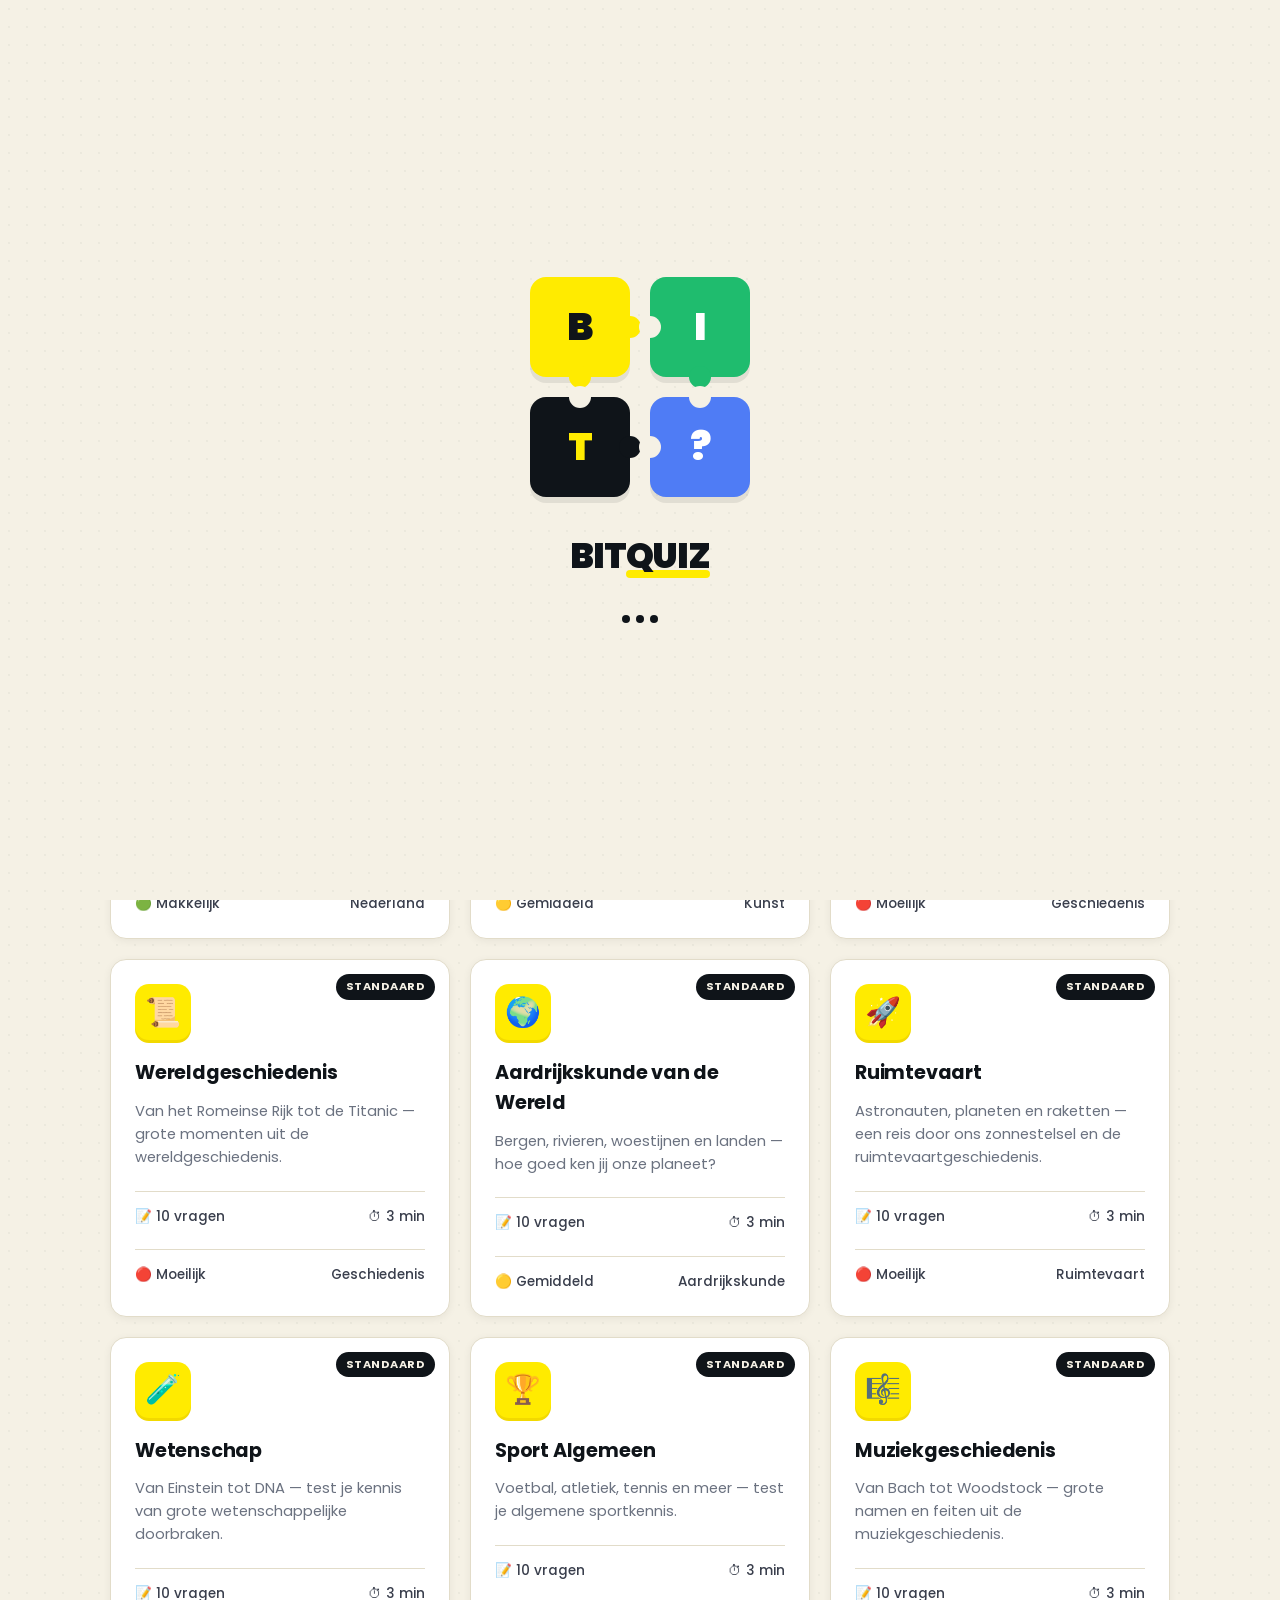
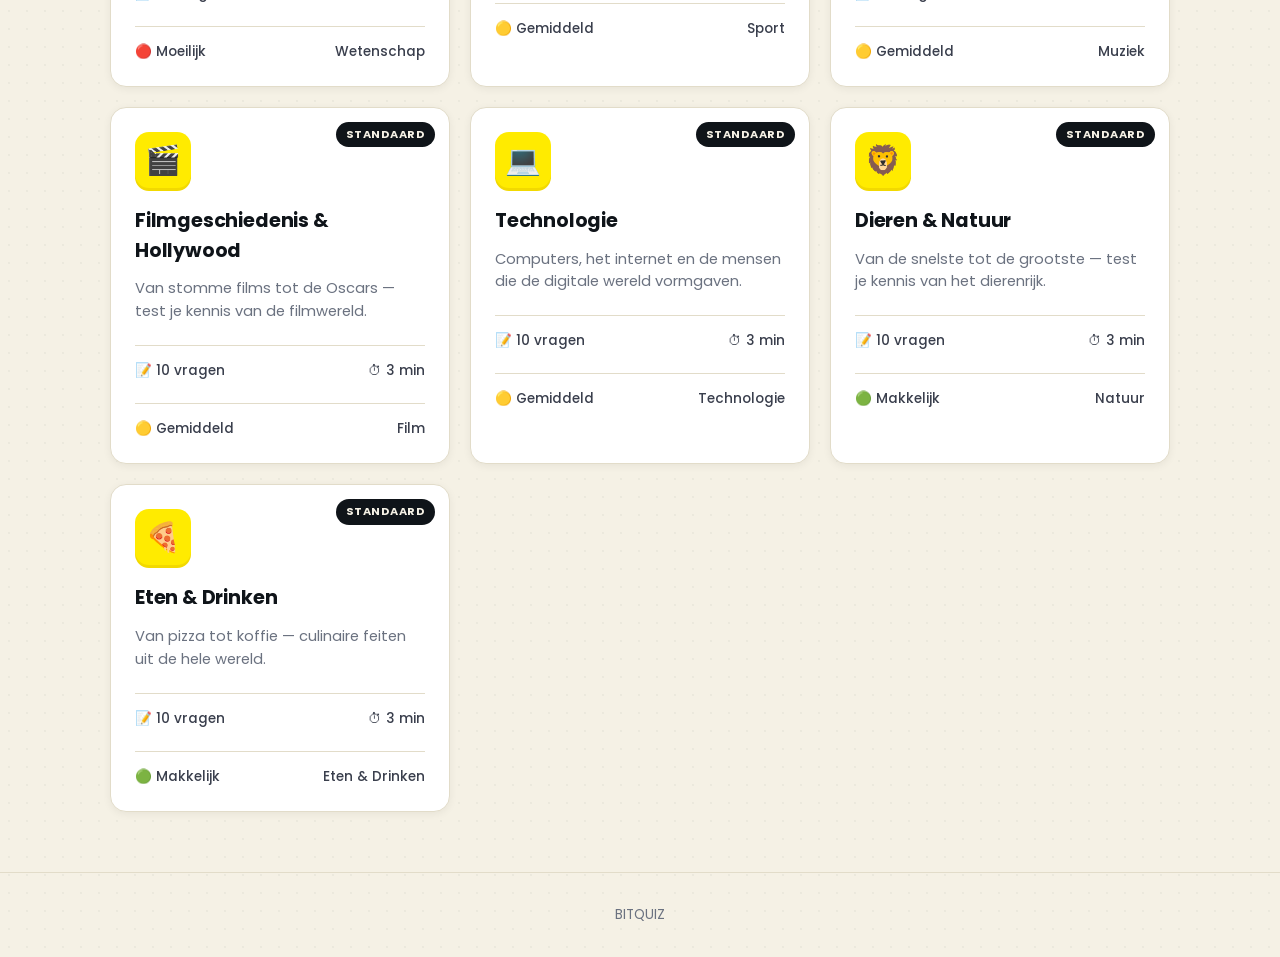
<file: index.html>
<!DOCTYPE html>
<!-- DOCTYPE html = verplichte declaratie: vertelt de browser dat dit een HTML5-document is -->
<html lang="nl">
<!-- html = het hoofd-element van de pagina | lang="nl" = het attribuut "lang" met waarde "nl" (Nederlands): vertelt browsers en screenreaders de taal -->
<head>
  <!-- head = het <head> element: bevat onzichtbare info over de pagina (geen zichtbare inhoud) -->

  <meta charset="UTF-8" />
  <!-- meta = een metadata-element | charset = het teken-codering attribuut | UTF-8 = ondersteunt alle talen en emoji | / = zelf-sluitend element (geen aparte sluit-tag nodig) -->

  <meta name="viewport" content="width=device-width, initial-scale=1.0" />
  <!-- meta = metadata | name="viewport" = dit is de viewport-instelling | content = de waarde | width=device-width = de breedte van de pagina is gelijk aan de schermbreedtes van het apparaat | , = scheidt meerdere instellingen | initial-scale=1.0 = beginzoomfactor 1 (geen zoom) — zorgt ervoor dat de pagina correct schaalt op mobiel -->

  <title>BITQUIZ — Interactieve Quizzes</title>
  <!-- title = de paginatitel | tekst tussen de tags = de titel die in het browsertabblad en zoekmachines verschijnt -->

  <!-- App-icoon / PWA: zorgt dat het puzzel-logo het app-icoon wordt als je de site op je telefoon "toevoegt aan beginscherm" -->
  <link rel="manifest" href="manifest.json" />
  <!-- manifest = bestand met app-info (naam, kleuren, iconen) zodat de site als app installeerbaar is -->

  <meta name="theme-color" content="#f3f0e1" />
  <!-- theme-color = de kleur van de browser-/statusbalk op mobiel -->

  <link rel="icon" type="image/png" href="icons/favicon.png" />
  <!-- icon = het favicon dat in het browsertabblad verschijnt -->

  <link rel="apple-touch-icon" href="icons/apple-touch-icon.png" />
  <!-- apple-touch-icon = het app-icoon op iPhone/iPad bij "Zet op beginscherm" -->

  <meta name="apple-mobile-web-app-capable" content="yes" />
  <!-- laat de site op iOS als volledig-scherm app openen -->

  <meta name="apple-mobile-web-app-title" content="BITQUIZ" />
  <!-- de naam die onder het app-icoon verschijnt op iPhone -->

  <link rel="stylesheet" href="css/style.css" />
  <!-- link = koppel een extern bestand | rel="stylesheet" = het is een stijlblad | href="css/style.css" = het pad naar het CSS-bestand | / = zelf-sluitend -->

  <link rel="preconnect" href="https://fonts.googleapis.com">
  <!-- preconnect = de browser maakt alvast verbinding met dit domein voordat het nodig is (sneller laden) | href = de URL -->

  <link rel="preconnect" href="https://fonts.gstatic.com" crossorigin>
  <!-- crossorigin = het attribuut dat aangeeft dat dit een cross-origin verzoek is (nodig voor Google Fonts) -->

  <link href="https://fonts.googleapis.com/css2?family=Poppins:wght@300;400;500;600;700;800;900&display=swap" rel="stylesheet">
  <!-- href = de URL van het Google Fonts CSS-bestand | family=Poppins = het lettertype Poppins | : = scheider | wght@ = gewicht-selector | 300;400;500;600;700;800;900 = de gewichten die geladen worden (; = scheidt de gewichten) | & = URL-parameter scheider | display=swap = lettertype-weergave strategie: toon eerst een systeemlettertype en wissel naar Poppins zodra het geladen is -->
</head>
<!-- /head = sluit het head-element -->

<body>
<!-- body = het <body> element: alles wat de gebruiker ziet en waarmee hij interacteert staat hierin -->

  <!-- PRELOADER -->
  <!-- HTML-commentaar begint met een kleiner-dan teken, uitroepteken en twee koppeltekens. Het eindigt met twee koppeltekens en een groter-dan teken. Alles daartussen is onzichtbaar voor de gebruiker. -->
  <div class="preloader" id="preloader">
  <!-- div = een generiek container-element (geen semantische betekenis) | class="preloader" = CSS-klasse voor de stijl | id="preloader" = unieke identifier zodat JavaScript dit element kan vinden -->

    <div class="puzzle-stage">
    <!-- de container voor de vier puzzelstukjes -->

      <div class="piece tl">B</div>
      <!-- div = container | class="piece tl" = twee klassen: 'piece' (basistijl) en 'tl' (positie: top-left) | B = de inhoud (de letter B van BITQUIZ) | /div = sluit het element -->
      <div class="piece tr">I</div>
      <!-- class="piece tr" = top-right | I = de letter I -->
      <div class="piece bl">T</div>
      <!-- class="piece bl" = bottom-left | T = de letter T -->
      <div class="piece br">?</div>
      <!-- class="piece br" = bottom-right | ? = vraagteken (het logo-symbool) -->
    </div>
    <!-- /div = sluit puzzle-stage -->

    <div class="brand">BIT<span class="accent">QUIZ</span></div>
    <!-- div = container | class="brand" = stijlklasse | BIT = letterlijke tekst | span = inline container | class="accent" = gele streep onder de tekst (via CSS ::after) | QUIZ = tekst | /span = sluit span | /div = sluit brand -->

    <div class="loading-dots"><span></span><span></span><span></span></div>
    <!-- div.loading-dots = container voor de stipjes | span = drie lege spans (de drie animerende stipjes) — de stijl en animatie komen uit de CSS -->
  </div>
  <!-- /div = sluit preloader -->

  <!-- HEADER / NAV -->
  <header class="header">
  <!-- header = semantisch element voor de koptekst van de pagina | class="header" = CSS-klasse -->

    <div class="container header-inner">
    <!-- div = container | class="container header-inner" = twee klassen: 'container' (centrering en breedte) en 'header-inner' (flex-layout) -->

      <a href="#" class="logo" data-route="home">
      <!-- a = anker-element (link) | href="#" = de URL (# = geen echte navigatie, wordt voorkomen door JavaScript) | class="logo" = CSS-klasse | data-route="home" = custom data-attribuut (begint altijd met "data-"): JavaScript gebruikt dit om te weten naar welke route dit verwijst -->

        <span class="logo-mark">B</span>
        <!-- span = inline container | class="logo-mark" = het gele blokje met de letter | B = de letter -->
        <span>BIT<span class="accent">QUIZ</span></span>
        <!-- span = container | BIT = tekst | span.accent = de tekst met gele streep | QUIZ = tekst | /span = sluit inner span | /span = sluit outer span -->
      </a>
      <!-- /a = sluit de logo-link -->

      <nav class="nav">
      <!-- nav = semantisch element voor navigatie | class="nav" = CSS-klasse -->

        <a href="#" class="nav-link" data-route="home">Quizzes</a>
        <!-- a = link | href="#" = geen echte URL | class="nav-link" = CSS-klasse | data-route="home" = route-data voor de JavaScript-router | Quizzes = de zichtbare linktekst | /a = sluit -->
        <a href="#" class="nav-link" data-route="create">Maak quiz</a>
        <!-- data-route="create" = navigeer naar het create-scherm -->
        <a href="#" class="nav-link" data-route="leaderboard">Leaderboard</a>
        <!-- data-route="leaderboard" = navigeer naar het leaderboard -->
        <a href="#" class="nav-link" data-route="stats">Statistieken</a>
        <!-- data-route="stats" = navigeer naar het nieuwe statistiekenscherm (js/views/stats.js) -->
        <a href="#" class="nav-link" data-route="import">Importeren</a>
        <!-- data-route="import" = navigeer naar het import-scherm -->
      </nav>
      <!-- /nav = sluit navigatie -->

      <button class="theme-toggle" aria-label="Wissel kleurmodus" id="themeToggle">🌙</button>
      <!-- button = klikbare knop | class="theme-toggle" = CSS-klasse voor het ronde knopje | aria-label = toegankelijkheidstekst | id="themeToggle" = JavaScript (app.js) koppelt hier de licht/donker-wissel aan | 🌙 = standaard-icoon (maan = "klik om donker te worden") -->

      <button class="menu-toggle" aria-label="Menu" id="menuToggle">☰</button>
      <!-- button = een klikbare knop | class="menu-toggle" = CSS-klasse (standaard verborgen op desktop) | aria-label="Menu" = toegankelijkheidsattribuut: screenreaders lezen dit voor (het hamburger-symbool ☰ heeft anders geen betekenis) | id="menuToggle" = unieke id voor JavaScript | ☰ = het hamburger-symbool (drie horizontale lijnen) -->
    </div>
    <!-- /div = sluit header-inner -->
  </header>
  <!-- /header = sluit header -->

  <!-- MAIN VIEW CONTAINER -->
  <main id="app" class="container main"></main>
  <!-- main = semantisch element voor de hoofdinhoud | id="app" = unieke id: JavaScript vult dit element met het juiste scherm | class="container main" = twee klassen voor opmaak | ></main> = leeg element: de inhoud wordt door JavaScript ingevoegd -->

  <!-- FOOTER -->
  <footer class="footer">
  <!-- footer = semantisch element voor de voettekst -->
    <div class="container">
      <p>BITQUIZ</p>
      <!-- p = paragraaf-element | BITQUIZ = de tekst | /p = sluit -->
    </div>
  </footer>
  <!-- /footer = sluit footer -->

  <!-- TEMPLATES -->
  <!-- <template> = een speciaal HTML-element dat NIET gerenderd wordt door de browser.
       De inhoud is "slapend" en wordt door JavaScript gekloneerd en in de pagina gezet.
       Elke template heeft een id zodat JavaScript het juiste scherm kan vinden. -->

  <!-- HOME / QUIZ OVERVIEW -->
  <template id="tpl-home">
  <!-- template = slapend HTML-blok | id="tpl-home" = de id die renderTemplate('tpl-home') gebruikt -->
    <section class="hero">
    <!-- section = semantisch blok voor een sectie | class="hero" = de hero-sectie stijl -->
      <h1>Welkom bij <span class="accent">BITQUIZ</span></h1>
      <!-- h1 = kopregel niveau 1 (de grootste) | Welkom bij = tekst | span.accent = QUIZ met gele streep eronder | /h1 = sluit -->
      <p class="hero-sub">13 quizzes, honderden vragen, echte foto's. Speel, daag jezelf uit, maak je eigen quiz en deel 'm met vrienden.</p>
      <!-- p = paragraaf | class="hero-sub" = CSS-klasse voor de ondertitel -->
    </section>

    <div id="dailyQuizCard"></div>
    <!-- div = container | id="dailyQuizCard" = JavaScript (home.js) plaatst hier de uitgelichte "quiz van de dag"-kaart | leeg: JS vult dit -->

    <div class="filter-bar">
    <!-- div.filter-bar = de zoek- en filterbalk boven het quiz-overzicht -->
      <input type="text" id="quizSearch" class="quiz-search" placeholder="🔍 Zoek een quiz op naam of onderwerp..." />
      <!-- input = zoekveld | id="quizSearch" = JavaScript (home.js) luistert hier naar elke toetsaanslag -->
      <div class="chips" id="categoryFilters"></div>
      <!-- div.chips = container voor de categorie-knopjes | id="categoryFilters" = JavaScript vult dit met één knop per categorie plus "Alle" -->
    </div>

    <section class="quiz-grid" id="quizGrid"></section>
    <!-- section = container | class="quiz-grid" = het CSS grid-layout | id="quizGrid" = JavaScript voegt hier de kaarten in | leeg: JavaScript vult dit -->
  </template>

  <!-- QUIZ PLAY -->
  <template id="tpl-play">
    <section class="quiz-play">

      <div class="quiz-top">
        <div class="quiz-meta">
          <h2 id="playTitle"></h2>
          <!-- h2 = kopregel niveau 2 | id="playTitle" = JavaScript zet hier de quiz-titel in | leeg: wordt door JS gevuld -->
          <p id="playSub"></p>
          <!-- p = paragraaf | id="playSub" = ondertitel (vragen + tijd) | leeg: JS vult dit -->
        </div>
        <div class="timer">⏱ <span id="timerValue">00:00</span></div>
        <!-- div.timer = de timer-weergave | ⏱ = stopwatch emoji | span = inline container | id="timerValue" = JavaScript werkt dit elke seconde bij | 00:00 = beginwaarde -->
      </div>

      <div class="progress-wrap">
        <div class="progress-info">
          <span id="qCount"></span>
          <!-- span = inline element | id="qCount" = JavaScript zet hier "Vraag X van Y" | leeg: JS vult dit -->
          <span id="qPct"></span>
          <!-- id="qPct" = het percentage (bijv. "30%") -->
        </div>
        <div class="progress-bar"><div class="progress-fill" id="progressFill"></div></div>
        <!-- div.progress-bar = de grijze balk | div.progress-fill = de gekleurde vulling | id="progressFill" = JavaScript past style.width aan -->
      </div>

      <div class="question-card">
        <div class="question-image" id="questionImage"></div>
        <!-- div.question-image = container voor de afbeelding/SVG | id="questionImage" = JavaScript plaatst hier de foto of SVG | leeg: JS vult dit -->
        <div class="question-body">
          <h3 id="questionText"></h3>
          <!-- h3 = kopregel niveau 3 | id="questionText" = JavaScript zet hier de vraagtekst -->
          <div class="answers" id="answers"></div>
          <!-- div.answers = container voor de antwoord-knoppen | id="answers" = JavaScript voegt hier de knoppen in -->
        </div>
      </div>

      <div class="quiz-actions">
        <button class="btn btn-ghost" id="quitBtn">Stoppen</button>
        <!-- button = knop | class="btn btn-ghost" = twee klassen: basisstijl + grijze variant | id="quitBtn" = JavaScript koppelt hier een klik-event aan | Stoppen = de knoptekst -->
        <button class="btn btn-primary" id="nextBtn" disabled>Volgende →</button>
        <!-- button = knop | class="btn btn-primary" = groene knop | id="nextBtn" = volgende-knop | disabled = HTML-attribuut: de knop is standaard uitgeschakeld (geen waarde nodig) | Volgende → = knoptekst met pijl -->
      </div>

    </section>
  </template>

  <!-- QUIZ RESULT -->
  <template id="tpl-result">
    <section class="result">
      <div class="result-card">
        <div class="result-emoji" id="resultEmoji">🎉</div>
        <!-- div.result-emoji = de grote emoji | id="resultEmoji" = JavaScript vervangt dit | 🎉 = standaard emoji -->
        <h2 id="resultTitle">Goed gedaan!</h2>
        <!-- id="resultTitle" = JavaScript vervangt de tekst -->
        <p class="result-score">Jouw score: <strong id="resultScore">0/0</strong> (<span id="resultPct">0%</span>)</p>
        <!-- p = paragraaf | strong = vetgedrukt element | id="resultScore" = JavaScript vervangt met bijv. "7/10" | ( = letterlijk haakje | span = inline | id="resultPct" = JS vervangt met bijv. "70%" | ) = letterlijk sluit-haakje -->

        <div class="save-score">
          <label for="playerName">Bewaar je score in het leaderboard</label>
          <!-- label = een formulier-label | for="playerName" = koppelt dit label aan het input-element met id="playerName" (klikken op het label activeert het invoerveld) -->
          <div class="save-row">
            <input id="playerName" type="text" placeholder="Voer je naam in (max 16)" maxlength="16" />
            <!-- input = invoerveld (zelf-sluitend) | id="playerName" = unieke id | type="text" = tekst-invoerveld | placeholder = grijze hinttekst als het veld leeg is | maxlength="16" = maximaal 16 tekens -->
            <button class="btn btn-primary" id="saveScoreBtn">Opslaan</button>
            <!-- button = knop | id="saveScoreBtn" = JavaScript koppelt hier opslaan-logica aan -->
          </div>
          <p class="save-status" id="saveStatus"></p>
          <!-- p.save-status = statustekst (succes of fout) | id="saveStatus" = JS vult dit | leeg: JS vult dit -->
        </div>

        <div class="result-actions">
          <button class="btn btn-ghost" id="retryBtn">Opnieuw spelen</button>
          <button class="btn btn-yellow" id="homeBtn">Terug naar overzicht</button>
        </div>

        <h3 class="feedback-title">Feedback per vraag</h3>
        <!-- h3 = kopregel niveau 3 -->
        <ol class="feedback-list" id="feedbackList"></ol>
        <!-- ol = ordered list (genummerde lijst) | class="feedback-list" | id="feedbackList" = JavaScript voegt <li> elementen in | leeg: JS vult dit -->
      </div>
    </section>
  </template>

  <!-- CREATE QUIZ -->
  <template id="tpl-create">
    <section class="create">
      <h2>📝 Maak je eigen quiz</h2>
      <p class="create-intro">Vul de details in, voeg vragen toe en sla op of download als JSON.</p>

      <div class="form-grid">
        <!-- div.form-grid = CSS grid met drie kolommen -->
        <label>Quiz titel
          <!-- label = klikbare tekst gekoppeld aan een invoerveld (als er geen for-attribuut is, geldt het voor het eerste input-element erin) -->
          <input type="text" id="cTitle" placeholder="Bijv. Mijn quiz over films" />
          <!-- id="cTitle" = JavaScript leest dit veld uit | placeholder = hinttekst -->
        </label>
        <label>Beschrijving
          <input type="text" id="cDesc" placeholder="Korte beschrijving" />
        </label>
        <label>Emoji
          <input type="text" id="cEmoji" placeholder="🎬" maxlength="3" />
          <!-- maxlength="3" = maximaal 3 tekens (één emoji kan meerdere tekens zijn) -->
        </label>
      </div>

      <h3>Vragen</h3>
      <div id="qBuilder" class="qbuilder"></div>
      <!-- div = container | id="qBuilder" = JavaScript voegt hier vraagkaarten in | class="qbuilder" = CSS grid -->

      <button class="btn btn-ghost" id="addQuestionBtn">+ Vraag toevoegen</button>
      <!-- + = letterlijk plusteken in de knoptekst | id="addQuestionBtn" = JavaScript koppelt hier addQuestion() aan -->

      <div class="create-actions">
        <button class="btn btn-primary" id="saveQuizBtn">💾 Opslaan in BITQUIZ</button>
        <!-- 💾 = diskette-emoji | id="saveQuizBtn" = opslaan-knop -->
        <button class="btn btn-yellow" id="downloadQuizBtn">⬇ Download als JSON</button>
        <!-- ⬇ = pijl-omlaag emoji | id="downloadQuizBtn" = download-knop -->
      </div>
      <p class="save-status" id="createStatus"></p>
      <!-- id="createStatus" = JS toont hier succes- of foutmeldingen -->
    </section>
  </template>

  <!-- LEADERBOARD -->
  <template id="tpl-leaderboard">
    <section class="leaderboard">
      <h2>🏆 Leaderboard</h2>
      <!-- 🏆 = trofee-emoji -->
      <p>Top scores per quiz, opgeslagen op jouw apparaat.</p>
      <div id="lbList" class="lb-list"></div>
      <!-- id="lbList" = JavaScript voegt hier de tabellen per quiz in | leeg: JS vult dit -->
      <button class="btn btn-ghost" id="clearLbBtn">Leaderboard leegmaken</button>
      <!-- id="clearLbBtn" = JavaScript koppelt hier de wis-logica aan -->
    </section>
  </template>

  <!-- STATISTIEKEN -->
  <template id="tpl-stats">
  <!-- template = slapend HTML-blok | id="tpl-stats" = de id die renderTemplate('tpl-stats') gebruikt, aangeroepen door renderStats() in js/views/stats.js -->
    <section class="stats">
      <h2>📊 Statistieken</h2>
      <!-- 📊 = grafiek-emoji -->
      <p>Jouw voortgang, gebaseerd op de scores die je hebt opgeslagen.</p>
      <div class="stats-cards" id="statsCards"></div>
      <!-- div.stats-cards = grid met kaartjes | id="statsCards" = JavaScript vult dit met de berekende statistieken | leeg: JS vult dit -->
      <div id="statsTableWrap"></div>
      <!-- id="statsTableWrap" = JavaScript plaatst hier de tabel met de beste score per quiz | leeg: JS vult dit -->
    </section>
  </template>

  <!-- IMPORT -->
  <template id="tpl-import">
    <section class="import">
      <h2>📥 Quiz importeren</h2>
      <!-- 📥 = inbox-emoji -->
      <p>Upload een JSON-bestand met een quiz. Geldige bestanden worden direct toegevoegd aan je quizoverzicht.</p>
      <label for="fileInput" class="dropzone">
      <!-- label = het klikbare dropzone-element | for="fileInput" = koppelt aan het bestandsinvoerveld | class="dropzone" = de stijl voor het upload-vlak -->
        <span>📁 Sleep een .json bestand hierheen of klik om te kiezen</span>
        <!-- span = inline container met de instructietekst | 📁 = map-emoji -->
        <input type="file" id="fileInput" accept="application/json" hidden />
        <!-- input = bestandsinvoerveld | type="file" = bestandskiezer | id="fileInput" = unieke id | accept="application/json" = de browser toont alleen JSON-bestanden | hidden = het veld is onzichtbaar (het label met dropzone-stijl fungeert als klikgebied) -->
      </label>
      <p class="save-status" id="importStatus"></p>
      <!-- id="importStatus" = JS toont hier succes- of foutmeldingen -->

      <h3>JSON formaat voorbeeld</h3>
<pre class="code"><code>{
  "id": "mijn-quiz-id",
  "title": "Mijn Quiz",
  "description": "Korte uitleg",
  "emoji": "🎨",
  "questions": [
    {
      "question": "Wat is 2 + 2?",
      "answers": ["3", "4", "5", "6"],
      "correct": 1,
      "image": "https://..."
    }
  ]
}</code></pre>
      <!-- pre = preformatted text: spaties en regeleinden worden letterlijk weergegeven | class="code" = donkere code-stijl | code = semantisch element voor code | { } = accolades tonen de JSON-structuur | "..." = stringwaarden | [ ] = arrays | , = scheidingstekens in JSON | : = koppelt sleutels aan waarden -->
    </section>
  </template>

  <!-- SCRIPT-BESTANDEN -->
  <!-- De volgorde is CRUCIAAL: elk bestand mag alleen functies gebruiken die eerder geladen zijn -->

  <script src="js/quizzes.js"></script>
  <!-- script = laad een JavaScript-bestand | src = het pad naar het bestand | js/quizzes.js = het bestand met de DEFAULT_QUIZZES array | ></script> = sluit het element (verplicht, ook al is het leeg) | 1. EERSTE: de data moet beschikbaar zijn voor de rest -->

  <script src="js/storage.js"></script>
  <!-- js/storage.js = localStorage functies (loadCustom, saveCustom, loadScores, saveScores) | 2. TWEEDE: opgeslagen data moet geladen kunnen worden -->

  <script src="js/helpers.js"></script>
  <!-- js/helpers.js = hulpfuncties (renderTemplate, $, $$, escapeHtml, formatTime, buildSvgImage, ...) | 3. DERDE: hulpfuncties voor de views -->

  <script src="js/views/home.js"></script>
  <!-- js/views/home.js = renderHome() | 4a. VIERDE: de view-functies -->

  <script src="js/views/play.js"></script>
  <!-- js/views/play.js = renderPlay(), showQuestion(), onSelect(), onNext() | 4b. -->

  <script src="js/views/result.js"></script>
  <!-- js/views/result.js = renderResult() | 4c. -->

  <script src="js/views/create.js"></script>
  <!-- js/views/create.js = renderCreate() | 4d. -->

  <script src="js/views/leaderboard.js"></script>
  <!-- js/views/leaderboard.js = renderLeaderboard() | 4e. -->

  <script src="js/views/stats.js"></script>
  <!-- js/views/stats.js = renderStats() | 4f. -->

  <script src="js/views/import.js"></script>
  <!-- js/views/import.js = renderImport(), validateQuiz() | 4g. -->

  <script src="js/app.js"></script>
  <!-- js/app.js = allQuizzes, playState, timerInterval, routes, navigate(), INIT | 5. LAATSTE: de router en initialisatie — mag pas laden als alles hierboven beschikbaar is -->

</body>
<!-- /body = sluit body -->
</html>
<!-- /html = sluit het html-element — dit is het einde van de pagina -->
</file>
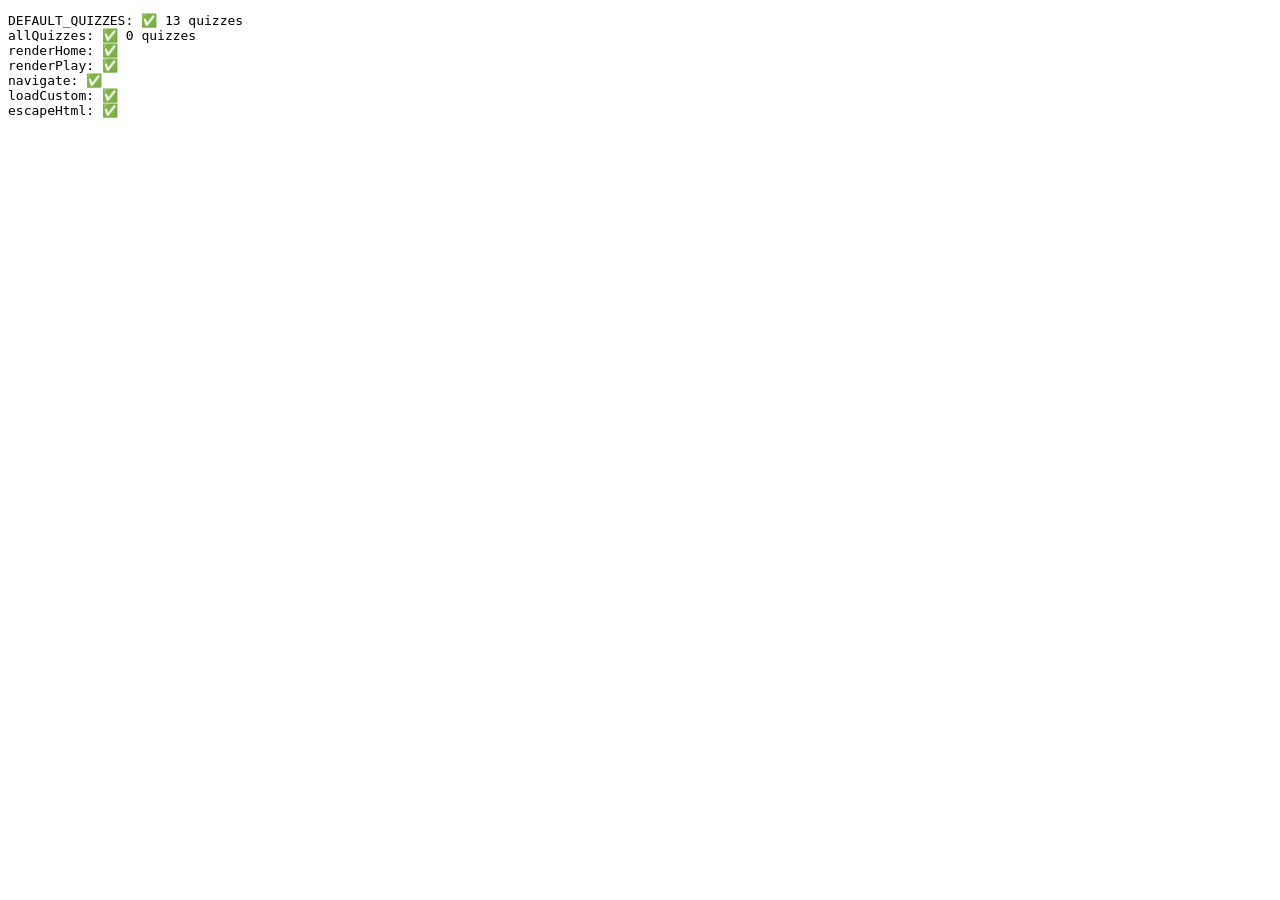
<file: debug.html>
<!DOCTYPE html>
<html lang="nl">
<head><meta charset="UTF-8"><title>Debug</title></head>
<body>
<pre id="out"></pre>
<script src="js/quizzes.js"></script>
<script src="js/storage.js"></script>
<script src="js/helpers.js"></script>
<script src="js/views/home.js"></script>
<script src="js/views/play.js"></script>
<script src="js/views/result.js"></script>
<script src="js/views/create.js"></script>
<script src="js/views/leaderboard.js"></script>
<script src="js/views/import.js"></script>
<script src="js/app.js"></script>
<script>
const out = document.getElementById('out');
const checks = [
  ['DEFAULT_QUIZZES', typeof DEFAULT_QUIZZES !== 'undefined' ? '✅ ' + DEFAULT_QUIZZES.length + ' quizzes' : '❌ NIET GEVONDEN'],
  ['allQuizzes', typeof allQuizzes !== 'undefined' ? '✅ ' + allQuizzes.length + ' quizzes' : '❌ NIET GEVONDEN'],
  ['renderHome', typeof renderHome === 'function' ? '✅' : '❌'],
  ['renderPlay', typeof renderPlay === 'function' ? '✅' : '❌'],
  ['navigate', typeof navigate === 'function' ? '✅' : '❌'],
  ['loadCustom', typeof loadCustom === 'function' ? '✅' : '❌'],
  ['escapeHtml', typeof escapeHtml === 'function' ? '✅' : '❌'],
];
out.textContent = checks.map(([k,v]) => k + ': ' + v).join('\n');
</script>
</body>
</html>
</file>
<file: css/style.css>
/* =================== RESET / BASE ===================
   Reset = standaard browser-stijlen wegnemen zodat alle
   browsers er hetzelfde uitzien.
   ===================================================== */

*, *::before, *::after { box-sizing: border-box; }
/* * = universele selector: geldt voor ALLE elementen | , = scheidt meerdere selectors | *::before = de ::before pseudo-elementen van alle elementen | *::after = de ::after pseudo-elementen | { = open declaratieblok | box-sizing = CSS-eigenschap | : = koppelt eigenschap aan waarde | border-box = waarde: breedte en hoogte INCLUSIEF padding en border (standaard is content-box wat verwarrend is) | ; = scheidt CSS-declaraties | } = sluit blok */

html, body { margin: 0; padding: 0; }
/* html = selector voor het <html>-element | , = scheidt selectors | body = selector voor het <body>-element | { = open blok | margin: 0 = buitenmarge op 0 zetten | ; = scheidt declaraties | padding: 0 = binnenruimte op 0 | ; = scheidt | } = sluit */

:root {
  /* :root = de selector voor het hoofd-element van de pagina (<html>)
     Hier definiëren we CSS-variabelen (ook wel "custom properties")
     die overal in de CSS gebruikt kunnen worden met var(--naam) */

  /* Bit Academy theme */
  --bg: #F5F1E5; /* --bg = naam van de variabele (begint altijd met --) | : = koppeling | #F5F1E5 = hexadecimale kleurcode (licht beige) | ; = einde declaratie */
  --bg-soft: #EFEAD8; /* zachter beige voor achtergronden */
  --card: #FFFFFF; /* wit voor kaart-achtergronden */
  --card-2: #ECE7D8; /* tweede kaartkleur */
  --text: #0F1419; /* bijna-zwart voor tekst */
  --text-soft: #3A3F4D; /* iets lichter donkerblauw voor secundaire tekst */
  --muted: #6B7280; /* grijsblauw voor lichte tekst */
  --line: #E2DCC9; /* beige voor randen en scheidingslijnen */

  --yellow: #FFEB00; /* felle Bit Academy geel */
  --yellow-dark: #F2D900; /* iets donkerder geel (voor schaduwen onder knoppen) */
  --green: #1FBC6E; /* groen voor primaire knoppen en goede antwoorden */
  --green-dark: #18A35E; /* donkerder groen (voor knop-schaduw) */
  --blue: #4F7CF5; /* blauw voor het Rembrandt-thema */
  --purple: #6366F1; /* paars (niet veel gebruikt) */
  --pink: #EC4899; /* roze (niet veel gebruikt) */
  --red: #EF4444; /* rood voor fouten en verkeerde antwoorden */

  --shadow-sm: 0 2px 8px rgba(15, 20, 25, 0.06); /* kleine schaduw | 0 = horizontale offset | 2px = verticale offset | 8px = vervagingsstraal | rgba = kleur met doorzichtigheid | (15, 20, 25, 0.06) = R,G,B,Alpha — alpha 0.06 = zeer lichtdoorzichtig */
  --shadow: 0 8px 30px rgba(15, 20, 25, 0.08); /* middelgrote schaduw */
  --shadow-lg: 0 18px 60px rgba(15, 20, 25, 0.12); /* grote schaduw */
  --radius: 16px; /* afgeronde hoeken voor kaarten */
  --radius-lg: 24px; /* grotere afronding */
}

/* =================== DONKERE MODUS ===================
   [data-theme="dark"] = attribuut-selector: geldt zodra JavaScript (app.js, applyTheme())
   het attribuut data-theme="dark" op <html> zet. Alle kleurvariabelen hierboven worden
   hier opnieuw gedefinieerd — de rest van de CSS blijft ongewijzigd, want die gebruikt
   overal var(--naam) in plaats van vaste kleuren. Dat is precies het voordeel van
   CSS-variabelen: één keer overschrijven, overal effect. */
[data-theme="dark"] {
  --bg: #14171C; /* donkere achtergrond in plaats van het lichte beige */
  --bg-soft: #1C2028; /* iets lichter donker voor secundaire achtergronden */
  --card: #1E222A; /* donkere kaart-achtergrond in plaats van wit */
  --card-2: #262B35; /* tweede donkere kaartkleur */
  --text: #F3F0E1; /* lichte tekst op de donkere achtergrond */
  --text-soft: #C7CBD4; /* iets gedempter lichte tekst voor secundaire informatie */
  --muted: #8B93A3; /* grijsblauw, ook in donkere modus goed leesbaar */
  --line: #2E333D; /* donkere scheidingslijnen in plaats van beige */
  --shadow-sm: 0 2px 8px rgba(0, 0, 0, 0.35); /* schaduwen worden donkerder/sterker zodat ze nog zichtbaar zijn op een donkere achtergrond */
  --shadow: 0 8px 30px rgba(0, 0, 0, 0.4);
  --shadow-lg: 0 18px 60px rgba(0, 0, 0, 0.5);
}
[data-theme="dark"] body { background-image: radial-gradient(rgba(255,255,255,0.035) 1px, transparent 1px); } /* het stippenpatroon wordt lichtjes wit in plaats van zwart, anders zou het onzichtbaar zijn op de donkere achtergrond */
[data-theme="dark"] .header { background: rgba(20, 23, 28, 0.85); } /* de doorschijnende header krijgt dezelfde donkere basiskleur als de rest */
[data-theme="dark"] .preloader { background: var(--bg); background-image: radial-gradient(rgba(255,255,255,0.035) 1px, transparent 1px); }

body {
  font-family: 'Poppins', system-ui, -apple-system, Segoe UI, Roboto, sans-serif;
  /* font-family = het lettertype | : = koppeling | 'Poppins' = het hoofdlettertype (geladen via Google Fonts) | , = als Poppins niet beschikbaar is, probeer het volgende | system-ui = het systeem-lettertype van het OS | -apple-system = Apple-specifiek system font | Segoe UI = Windows | Roboto = Google/Android | sans-serif = generieke fallback (schreefloos lettertype) | ; = einde */
  background: var(--bg); /* background = achtergrondkleur | var(--bg) = gebruik de CSS-variabele --bg (licht beige) */
  background-image: radial-gradient(rgba(15,20,25,0.04) 1px, transparent 1px);
  /* background-image = voeg een afbeeldingslaag toe (over background) | radial-gradient = circulair kleurverloop | rgba(15,20,25,0.04) = bijna-zwart met 4% doorzichtigheid | 1px = de kleurstop op 1px (stip van 1px) | , = naar volgende stop | transparent = doorzichtig | 1px = kleurstop op 1px — samen vormt dit een stippenpatroon */
  background-size: 18px 18px; /* grootte van het herhalende patroon: 18px breed en 18px hoog */
  color: var(--text); /* tekstkleur = de donkere kleur */
  min-height: 100vh; /* minimale hoogte = 100% van de viewport (zichtbaar venster) | vh = viewport-height eenheden */
  display: flex; /* flex = flexbox-layout: kinderen worden naast of onder elkaar gezet */
  flex-direction: column; /* kolom-richting: kinderen gestapeld van boven naar beneden */
  line-height: 1.55; /* regelafstand: 1.55 keer de lettergrootte */
}

.container {
  /* .container = klasse-selector: geldt voor alle elementen met class="container" */
  width: 100%; /* volledige breedte van het parent-element */
  max-width: 1100px; /* maar nooit breder dan 1100 pixels */
  margin: 0 auto; /* margin = buitenmarge | 0 = boven en onder | auto = links en rechts automatisch → centreert het element */
  padding: 0 20px; /* padding = binnenruimte | 0 = boven en onder | 20px = links en rechts */
}

.main {
  flex: 1; /* flex = groei-factor in een flex-container | 1 = neem alle beschikbare ruimte in → main vult de pagina */
  padding: 28px 20px 60px; /* padding: boven rechts onder links (3 waarden: boven | links+rechts | onder) */
}

/* =================== HEADER =================== */
.header {
  background: rgba(245, 241, 229, 0.85); /* rgba = kleur met doorzichtigheid | 245,241,229 = licht beige RGB | 0.85 = 85% ondoorzichtig (15% doorzichtig) — het content eronder schijnt een beetje door */
  backdrop-filter: blur(12px); /* backdrop-filter = filter op wat ACHTER het element staat | blur(12px) = vervaag de achtergrond met 12px — geeft een "frosted glass" effect */
  border-bottom: 1px solid var(--line); /* border-bottom = alleen een onderrand | 1px = dikte | solid = doorgetrokken lijn | var(--line) = de beige kleur */
  position: sticky; /* sticky = het element blijft plakken aan de bovenkant als je scrollt */
  top: 0; /* plakt op 0px van de bovenkant van het scherm */
  z-index: 50; /* z-index = stapelvolgorde: 50 = dit element ligt boven elementen met een lagere z-index */
}
.header-inner {
  display: flex; /* flexbox */
  align-items: center; /* vertic. uitlijnen: midden */
  justify-content: space-between; /* horizontale verdeling: ruimte tussen de kinderen */
  padding: 14px 20px; /* 14px boven/onder, 20px links/rechts */
}
.logo {
  font-weight: 800; /* vetgedrukt (800 = extra bold) */
  font-size: 1.45rem; /* rem = relatief aan de root-lettergrootte (standaard 16px) → 1.45 × 16 = ~23px */
  color: var(--text); /* donkere kleur */
  text-decoration: none; /* verwijder de standaard link-onderstreep */
  display: flex; /* flexbox zodat het logo-blokje en tekst naast elkaar staan */
  align-items: center; /* vertikaal gecentreerd */
  gap: 10px; /* 10px ruimte tussen de kinderen */
  letter-spacing: -0.02em; /* letter-spacing = ruimte tussen letters | -0.02em = iets dichter op elkaar (negatief = dichter) | em = relatief aan de huidige lettergrootte */
}
.logo-mark {
  width: 38px; /* breedte */
  height: 38px; /* hoogte */
  background: var(--yellow); /* gele achtergrond */
  border-radius: 10px; /* afgeronde hoeken */
  display: inline-flex; /* inline flex: combineert inline en flex */
  align-items: center; /* vertikaal gecentreerd */
  justify-content: center; /* horizontaal gecentreerd */
  font-size: 1.1rem; /* lettergrootte */
  font-weight: 900; /* ultra-bold */
  color: var(--text); /* donkere tekst */
  position: relative; /* relative = dit element is een anker voor absoluut-gepositioneerde kinderen */
  box-shadow: 0 4px 0 var(--yellow-dark); /* schaduw: 0px horizontaal, 4px naar beneden, 0px vervaging, donkerdere kleur — geeft een "3D knop" effect */
}
.accent {
  color: var(--text); /* normale donkere kleur */
  position: relative; /* nodig voor de ::after pseudo-element */
}
.accent::after {
  /* ::after = pseudo-element dat ACHTER de tekst verschijnt maar vóór andere elementen */
  content: ''; /* content = inhoud van het pseudo-element | '' = leeg: het pseudo-element bestaat maar heeft geen zichtbare tekst */
  position: absolute; /* absolute = positioneer t.o.v. het dichtste gepositioneerde parent-element */
  left: 0; /* begin links */
  right: 0; /* ga tot rechts (strekt zich uit over de volle breedte) */
  bottom: 2px; /* 2px boven de onderkant van de tekst */
  height: 8px; /* 8px hoogte */
  background: var(--yellow); /* gele achtergrond — dit is de gele streep achter de tekst */
  z-index: -1; /* -1 = legt dit pseudo-element ACHTER de tekst */
  border-radius: 4px; /* licht afgerond */
}

.nav { display: flex; gap: 6px; align-items: center; } /* flexbox met 6px tussenruimte */
.nav-link {
  color: var(--text-soft); /* zachte donkere kleur */
  text-decoration: none; /* geen onderstreep */
  font-weight: 600; /* half-vet */
  transition: background .15s ease, color .15s ease; /* transition = animeer de wijziging | background = de achtergrond animeren | .15s = duur 0.15 seconden | ease = versnellingscurve (begint snel, eindigt langzaam) | , = meerdere transities | color = ook de tekstkleur animeren */
  font-size: 0.95rem; /* iets kleiner dan standaard */
  padding: 8px 14px; /* binnenruimte */
  border-radius: 999px; /* extreem grote waarde = volledig ronde hoeken (pill shape) */
}
.nav-link:hover { background: rgba(15,20,25,0.05); } /* :hover = als de muis eroverheen staat | licht donkere achtergrond bij hover */
.nav-link.active {
  background: var(--yellow); /* gele achtergrond voor de actieve link */
  color: var(--text); /* donkere tekst */
}
.menu-toggle {
  display: none; /* standaard verborgen (alleen zichtbaar op mobiel via @media query hieronder) */
  background: transparent; /* geen achtergrond */
  border: 0; /* geen rand */
  color: var(--text); /* donkere kleur */
  font-size: 1.5rem; /* groot voor de hamburger */
  cursor: pointer; /* hand-cursor bij hover */
}
.theme-toggle {
  width: 38px; /* zelfde formaat als .logo-mark, zodat de header visueel in balans blijft */
  height: 38px;
  border-radius: 999px; /* volledig rond knopje */
  border: 1px solid var(--line);
  background: var(--card);
  cursor: pointer;
  font-size: 1.05rem;
  display: inline-flex;
  align-items: center;
  justify-content: center;
  margin-left: 8px; /* kleine ruimte tussen de navigatielinks en dit knopje */
  transition: background .15s ease, transform .15s ease;
  flex-shrink: 0; /* mag niet kleiner worden geknepen door de flex-layout van .header-inner */
}
.theme-toggle:hover { background: var(--bg-soft); transform: translateY(-2px); }

/* =================== ZOEKEN & FILTEREN =================== */
.filter-bar {
  display: flex; /* zoekveld en categorie-knopjes op één rij (of onder elkaar op mobiel, zie media query) */
  flex-direction: column;
  gap: 14px;
  margin-top: 22px;
}
.quiz-search {
  /* gebruikt dezelfde basisstijl als input[type=text] hierboven, met een iets ruimere binnenkant */
  padding: 14px 18px;
  border-radius: 999px; /* pil-vorm, past bij de rest van de "chip"-achtige elementen in de app */
  font-size: 1rem;
}
.chips {
  display: flex;
  flex-wrap: wrap; /* de knopjes mogen naar een nieuwe regel springen als ze niet meer passen */
  gap: 8px;
}
.chip {
  border: 1px solid var(--line);
  background: var(--card);
  color: var(--text-soft);
  padding: 8px 16px;
  border-radius: 999px; /* pil-vorm */
  font-weight: 600;
  font-size: 0.88rem;
  cursor: pointer;
  font-family: inherit;
  transition: background .15s ease, color .15s ease, border-color .15s ease;
}
.chip:hover { border-color: var(--text); }
.chip.active {
  background: var(--text); /* de actieve categorie krijgt de donkere kleur als achtergrond... */
  color: var(--bg);        /* ...en de achtergrondkleur als tekst, zodat het contrasteert */
  border-color: var(--text);
}

/* =================== QUIZ VAN DE DAG =================== */
.daily-quiz {
  display: flex;
  align-items: center;
  justify-content: space-between;
  gap: 18px;
  flex-wrap: wrap;
  background: linear-gradient(135deg, var(--yellow), var(--yellow-dark)); /* linear-gradient = vloeiende overgang tussen twee kleuren | 135deg = richting van de overgang (diagonaal) */
  border-radius: var(--radius-lg);
  padding: 22px 26px;
  margin-top: 24px;
  cursor: pointer;
  position: relative;
  box-shadow: var(--shadow);
  transition: transform .18s ease;
}
.daily-quiz:hover { transform: translateY(-3px); }
.daily-badge {
  position: absolute;
  top: -12px; /* steekt half boven de kaart uit */
  left: 24px;
  background: var(--text);
  color: var(--yellow);
  font-size: 0.78rem;
  font-weight: 700;
  padding: 5px 14px;
  border-radius: 999px;
  text-transform: uppercase;
  letter-spacing: 0.03em;
}
.daily-body { display: flex; align-items: center; gap: 16px; }
.daily-body .emoji-wrap {
  width: 56px; height: 56px;
  background: var(--card);
  border-radius: 14px;
  display: flex; align-items: center; justify-content: center;
  font-size: 1.8rem;
  flex-shrink: 0;
}
.daily-body h3 { margin: 0 0 4px; font-size: 1.25rem; color: var(--text); }
.daily-body .desc { margin: 0; color: rgba(15,20,25,0.7); font-size: 0.92rem; }

/* =================== STATISTIEKEN =================== */
.stats { max-width: 900px; margin: 0 auto; }
.stats h2 { margin: 0 0 6px; font-size: 1.8rem; letter-spacing: -0.02em; }
.stats-cards {
  display: grid;
  grid-template-columns: repeat(auto-fit, minmax(160px, 1fr)); /* auto-fit = net als auto-fill, maar lege kolommen worden opgevuld door de bestaande kaarten zodat ze mooi uitrekken */
  gap: 14px;
  margin: 22px 0;
}
.stat-card {
  background: var(--card);
  border: 1px solid var(--line);
  border-radius: var(--radius);
  padding: 20px;
  text-align: center;
  box-shadow: var(--shadow-sm);
}
.stat-value { font-size: 1.8rem; font-weight: 800; letter-spacing: -0.02em; }
.stat-label { color: var(--muted); font-size: 0.85rem; margin-top: 4px; font-weight: 500; }

/* =================== CONFETTI =================== */
.confetti-layer {
  position: fixed; /* ligt boven de hele pagina, ongeacht scroll-positie */
  inset: 0;
  pointer-events: none; /* pointer-events: none = klikken "vallen er doorheen" naar de knoppen eronder */
  overflow: hidden;
  z-index: 9998; /* net onder de preloader (9999), maar boven al de rest */
}
.confetti-piece {
  position: absolute;
  top: -20px; /* begint net boven het scherm */
  width: 9px;
  height: 14px;
  opacity: 0.9;
  animation-name: confettiFall;
  animation-timing-function: linear;
  animation-fill-mode: forwards;
}
@keyframes confettiFall {
  0%   { transform: translateY(0) rotate(0deg); opacity: 1; }
  100% { transform: translateY(105vh) rotate(540deg); opacity: 0.8; } /* valt tot voorbij de onderkant van het scherm, met anderhalve rotatie (540 graden) voor een "fladderend" effect */
}

@media (max-width: 720px) {
  .theme-toggle { margin-left: auto; margin-right: 6px; } /* op mobiel schuift het knopje naast de hamburger, met ruimte ertussen */
  .daily-quiz { flex-direction: column; align-items: stretch; }
}

/* =================== HERO =================== */
.hero {
  text-align: center; /* tekst horizontaal gecentreerd */
  padding: 36px 0 18px; /* boven 36px, links/rechts 0, onder 18px */
}
.hero h1 {
  font-size: clamp(2rem, 4.5vw, 3rem); /* clamp(min, gewenst, max) = de lettergrootte is minimaal 2rem, ideaal 4.5vw (4.5% van de viewport-breedte), maximaal 3rem — schaalt mee met het scherm */
  margin: 0 0 10px; /* boven 0, links/rechts 0, onder 10px */
  font-weight: 800; /* extra bold */
  letter-spacing: -0.02em; /* dichter op elkaar */
}
.hero-sub {
  color: var(--muted); /* grijze tekst */
  font-size: 1.05rem; /* iets groter dan standaard */
  max-width: 640px; /* niet breder dan 640px */
  margin: 0 auto; /* gecentreerd */
}

/* =================== QUIZ GRID =================== */
.quiz-grid {
  display: grid; /* grid-layout: verdeelt de ruimte in kolommen en rijen */
  grid-template-columns: repeat(auto-fill, minmax(280px, 1fr)); /* kolommen automatisch aanmaken | auto-fill = vul zoveel kolommen als er passen | minmax(280px, 1fr) = elke kolom is minimaal 280px en maximaal 1fr (gelijke verdeling) */
  gap: 20px; /* 20px ruimte tussen de cellen */
  margin-top: 28px; /* 28px ruimte boven het grid */
}
.quiz-card {
  background: var(--card); /* witte achtergrond */
  border: 1px solid var(--line); /* 1px beige rand */
  border-radius: var(--radius); /* afgeronde hoeken */
  padding: 24px; /* binnenruimte */
  display: flex; /* flexbox */
  flex-direction: column; /* kolom-richting */
  gap: 8px; /* 8px tussen kinderen */
  position: relative; /* anker voor absoluut-gepositioneerde children (badge) */
  cursor: pointer; /* hand-cursor: geeft aan dat dit klikbaar is */
  transition: transform .18s ease, box-shadow .18s ease, border-color .18s ease; /* animeer drie eigenschappen */
  box-shadow: var(--shadow-sm); /* kleine schaduw */
}
.quiz-card:hover {
  transform: translateY(-4px); /* verschuif 4px omhoog bij hover */
  box-shadow: var(--shadow); /* grotere schaduw */
  border-color: var(--text); /* donkere rand */
}
.quiz-card .emoji-wrap {
  /* .quiz-card .emoji-wrap = alleen .emoji-wrap BINNEN een .quiz-card (descendant selector) */
  width: 56px;
  height: 56px;
  background: var(--yellow); /* gele achtergrond */
  border-radius: 14px; /* afgerond */
  display: flex;
  align-items: center;
  justify-content: center;
  font-size: 1.8rem; /* grote emoji */
  margin-bottom: 6px;
  box-shadow: 0 3px 0 var(--yellow-dark); /* 3D-effect schaduw */
}
.quiz-card h3 {
  margin: 4px 0; /* 4px boven en onder, 0 links/rechts */
  font-size: 1.2rem;
  font-weight: 700;
  letter-spacing: -0.01em;
}
.quiz-card .desc { color: var(--muted); font-size: 0.92rem; margin: 0; }
.quiz-card .meta {
  display: flex;
  justify-content: space-between; /* linker en rechter span zo ver mogelijk uit elkaar */
  color: var(--text-soft);
  font-size: 0.85rem;
  margin-top: 14px;
  padding-top: 14px;
  border-top: 1px solid var(--line); /* scheidingslijn boven de meta-info */
  font-weight: 500;
}
.quiz-card .badge {
  position: absolute; /* absoluut gepositioneerd t.o.v. .quiz-card (die position: relative heeft) */
  top: 14px; /* 14px van bovenkant van de kaart */
  right: 14px; /* 14px van rechterkant */
  font-size: 0.7rem;
  background: var(--text); /* donkere achtergrond */
  color: var(--bg); /* lichte tekst */
  padding: 4px 10px;
  border-radius: 999px; /* pill shape */
  font-weight: 700;
  text-transform: uppercase; /* alle letters hoofdletters */
  letter-spacing: 0.04em; /* iets meer ruimte tussen letters (positief = verder uit elkaar) */
}
.quiz-card .badge.custom {
  background: var(--green); /* groene badge voor eigen quizzes */
  color: white;
}

/* =================== BUTTONS =================== */
.btn {
  display: inline-flex; /* inline-flex: neemt alleen de ruimte in die nodig is */
  align-items: center;
  justify-content: center;
  gap: 6px;
  border: 0; /* geen rand */
  border-radius: 999px; /* volledig rond */
  padding: 13px 24px;
  font-weight: 700;
  font-family: inherit; /* inherit = gebruik hetzelfde lettertype als het parent-element */
  font-size: 0.95rem;
  cursor: pointer;
  transition: transform .15s ease, opacity .15s ease, background .15s ease, box-shadow .15s ease;
  letter-spacing: -0.01em;
}
.btn:active { transform: translateY(1px); } /* :active = als de knop ingedrukt wordt | verschuif 1px naar beneden voor klik-effect */
.btn:disabled { opacity: 0.45; cursor: not-allowed; } /* :disabled = als de knop uitgeschakeld is | 45% zichtbaar | cursor: not-allowed = verbod-cursor */
.btn-primary {
  background: var(--green);
  color: white;
  box-shadow: 0 4px 0 var(--green-dark); /* groene schaduw 4px naar beneden → 3D-knop */
}
.btn-primary:hover:not(:disabled) {
  /* :hover:not(:disabled) = bij hover, maar NIET als de knop disabled is */
  background: var(--green-dark);
  box-shadow: 0 2px 0 var(--green-dark); /* kleinere schaduw → knop lijkt "ingedrukt" */
  transform: translateY(2px); /* 2px naar beneden → knop "zakt in" */
}
.btn-yellow {
  background: var(--yellow);
  color: var(--text);
  box-shadow: 0 4px 0 var(--yellow-dark);
}
.btn-yellow:hover:not(:disabled) {
  background: var(--yellow-dark);
  box-shadow: 0 2px 0 var(--yellow-dark);
  transform: translateY(2px);
}
.btn-ghost {
  background: var(--card); /* witte achtergrond */
  color: var(--text);
  border: 1px solid var(--line); /* zichtbare rand */
}
.btn-ghost:hover {
  background: var(--bg-soft);
  border-color: var(--text);
}

/* =================== QUIZ PLAY =================== */
.quiz-play { max-width: 780px; margin: 0 auto; } /* maximale breedte en gecentreerd */
.quiz-top {
  display: flex;
  justify-content: space-between;
  align-items: flex-start; /* bovenaan uitlijnen */
  gap: 16px;
  margin-bottom: 22px;
}
.quiz-meta h2 {
  margin: 0 0 4px; /* 0 boven, 0 links/rechts, 4px onder */
  font-size: 1.7rem;
  letter-spacing: -0.02em;
}
.quiz-meta p { margin: 0; color: var(--muted); }
.timer {
  background: var(--yellow);
  color: var(--text);
  padding: 10px 14px;
  border-radius: 999px;
  font-weight: 700;
  font-size: 0.95rem;
  box-shadow: 0 3px 0 var(--yellow-dark);
}

.progress-wrap { margin-bottom: 22px; }
.progress-info {
  display: flex;
  justify-content: space-between;
  font-size: 0.85rem;
  color: var(--muted);
  margin-bottom: 8px;
  font-weight: 600;
}
.progress-bar {
  background: var(--line); /* beige achtergrond = de "lege" balk */
  border-radius: 999px;
  height: 10px;
  overflow: hidden; /* verberg wat buiten de balk valt */
}
.progress-fill {
  background: var(--text); /* donkere "volle" balk */
  height: 100%; /* vult de volledige hoogte van de balk */
  width: 0%; /* begint bij 0% breed (JavaScript past dit aan) */
  border-radius: 999px;
  transition: width .35s ease; /* animeer de breedte-wijziging over 0.35 seconden */
}

.question-card {
  background: var(--card);
  border: 1px solid var(--line);
  border-radius: var(--radius);
  padding: 0; /* geen padding: de afbeelding moet de rand raken */
  overflow: hidden; /* afgeronde hoeken ook op het afbeelding-element */
  margin-bottom: 22px;
  box-shadow: var(--shadow-sm);
}
.question-image {
  width: 100%;
  height: 240px; /* vaste hoogte voor de afbeelding */
  background: var(--bg-soft);
  display: flex;
  align-items: center;
  justify-content: center;
  position: relative;
  overflow: hidden;
}
.question-image svg, .question-image img {
  /* , = meerdere selectors: zowel SVG als IMG elementen */
  width: 100%;
  height: 100%;
  object-fit: cover; /* object-fit: cover = vul de ruimte, bijsnijden als nodig (verhouding behouden) */
  display: block; /* block: verwijdert de standaard inline-ruimte onder afbeeldingen */
}
.question-body { padding: 28px; }
.question-body h3 {
  margin: 0 0 20px;
  font-size: 1.35rem;
  font-weight: 700;
  letter-spacing: -0.01em;
  line-height: 1.4; /* regelafstand: 1.4 keer de lettergrootte */
}
.answers {
  display: grid;
  gap: 10px; /* 10px tussen de antwoord-knoppen */
}
.answer {
  display: flex;
  align-items: center;
  gap: 14px;
  background: var(--bg);
  border: 2px solid var(--line); /* 2px rand */
  padding: 14px 16px;
  border-radius: 12px;
  cursor: pointer;
  transition: background .15s ease, border-color .15s ease, transform .12s ease;
  text-align: left; /* tekst links uitlijnen */
  font-size: 1rem;
  color: var(--text);
  font-family: inherit;
  font-weight: 500;
  width: 100%; /* volledige breedte */
}
.answer:hover:not(:disabled) {
  background: var(--bg-soft);
  border-color: var(--text);
}
.answer .letter {
  width: 32px;
  height: 32px;
  border-radius: 8px;
  background: var(--card);
  border: 1px solid var(--line);
  display: inline-flex;
  align-items: center;
  justify-content: center;
  font-weight: 800;
  font-size: 0.9rem;
  flex-shrink: 0; /* flex-shrink: 0 = dit element mag niet kleiner worden dan zijn basisgrootte */
}
.answer.selected {
  background: var(--yellow); /* geel als geselecteerd */
  border-color: var(--text);
}
.answer.selected .letter {
  background: var(--text); /* donkere achtergrond voor het letter-blokje */
  color: var(--yellow); /* gele letter */
  border-color: var(--text);
}
.answer.correct {
  background: rgba(31, 188, 110, 0.15); /* licht groen met 15% doorzichtigheid */
  border-color: var(--green);
}
.answer.correct .letter {
  background: var(--green);
  color: white;
  border-color: var(--green);
}
.answer.wrong {
  background: rgba(239, 68, 68, 0.12); /* licht rood met 12% doorzichtigheid */
  border-color: var(--red);
}
.answer.wrong .letter {
  background: var(--red);
  color: white;
  border-color: var(--red);
}
.answer:disabled { cursor: default; } /* default = normale pijl-cursor als de knop uitgeschakeld is */

.quiz-actions {
  display: flex;
  justify-content: space-between; /* stop- en volgende-knop aan tegenovergestelde zijden */
  gap: 12px;
}

/* =================== RESULT =================== */
.result { max-width: 780px; margin: 0 auto; }
.result-card {
  background: var(--card);
  border: 1px solid var(--line);
  border-radius: var(--radius);
  padding: 40px 28px; /* 40px boven/onder, 28px links/rechts */
  text-align: center;
  box-shadow: var(--shadow-sm);
}
.result-emoji { font-size: 4rem; margin-bottom: 8px; } /* grote emoji */
.result-card h2 {
  margin: 0 0 8px;
  font-size: 1.9rem;
  letter-spacing: -0.02em;
}
.result-score {
  color: var(--muted);
  font-size: 1.05rem;
  margin: 8px 0 24px; /* 8px boven, 0 links/rechts, 24px onder */
}
.result-score strong { color: var(--text); font-size: 1.5rem; } /* strong = vetgedrukt element | grotere lettergrootte voor de score */

.save-score {
  background: var(--bg);
  border: 1px solid var(--line);
  border-radius: 14px;
  padding: 18px;
  margin: 0 auto 22px; /* 0 boven, auto links/rechts (gecentreerd), 22px onder */
  max-width: 480px;
  text-align: left;
}
.save-score label {
  display: block; /* block: neemt volledige breedte in, staat op eigen regel */
  margin-bottom: 10px;
  color: var(--text-soft);
  font-size: 0.9rem;
  font-weight: 600;
}
.save-row { display: flex; gap: 8px; }
.save-row input { flex: 1; } /* flex: 1 = neem alle beschikbare ruimte in (knop krijgt vaste breedte) */

.save-status {
  font-size: 0.88rem;
  color: var(--green); /* standaard groen (succes) */
  margin: 8px 0 0; /* 8px boven, 0 links/rechts, 0 onder */
  min-height: 1em; /* minimale hoogte = 1 regelafstand (reserveert ruimte ook als leeg) */
  font-weight: 600;
}
.save-status.error { color: var(--red); } /* rood bij fout */

.result-actions {
  display: flex;
  gap: 10px;
  justify-content: center;
  margin-bottom: 24px;
  flex-wrap: wrap; /* wrap = knoppen mogen naar de volgende regel als er niet genoeg ruimte is */
}

.feedback-title {
  text-align: left;
  font-size: 1.2rem;
  margin: 24px 0 14px;
  padding-top: 22px;
  border-top: 1px solid var(--line); /* scheidingslijn boven de feedbacksectie */
  font-weight: 700;
}
.feedback-list {
  text-align: left;
  padding: 0; /* verwijder standaard lijst-inspringing */
  margin: 0;
  list-style: none; /* verwijder de standaard lijst-bolletjes */
  display: grid;
  gap: 10px;
}
.feedback-item {
  background: var(--bg);
  border: 1px solid var(--line);
  border-left: 4px solid; /* 4px dikke linkerrand (kleur ingesteld door .good/.bad) */
  padding: 14px 16px;
  border-radius: 12px;
}
.feedback-item.good { border-left-color: var(--green); } /* groene linkerrand = juist beantwoord */
.feedback-item.bad { border-left-color: var(--red); } /* rode linkerrand = fout beantwoord */
.feedback-q { font-weight: 700; margin-bottom: 4px; }
.feedback-a { color: var(--text-soft); font-size: 0.9rem; margin: 0; }
.feedback-a strong { color: var(--text); } /* strong binnen .feedback-a = donkere kleur voor het antwoord */

/* =================== INPUTS =================== */
input[type="text"], input[type="number"], textarea, select {
  /* input[type="text"] = attribuut-selector: alleen <input> elementen met type="text" */
  background: var(--card);
  border: 1px solid var(--line);
  color: var(--text);
  padding: 12px 14px;
  border-radius: 10px;
  font-family: inherit;
  font-size: 0.95rem;
  width: 100%;
  transition: border-color .15s ease, background .15s ease;
}
input:focus, textarea:focus, select:focus {
  /* :focus = als het element de "focus" heeft (d.w.z. de gebruiker typt erin) */
  outline: none; /* verwijder de standaard blauwe focusring van de browser */
  border-color: var(--text); /* donkere rand als visueel focusindicator */
}

/* =================== CREATE =================== */
.create { max-width: 820px; margin: 0 auto; }
.create h2 {
  margin: 0 0 6px;
  font-size: 1.8rem;
  letter-spacing: -0.02em;
}
.create-intro { color: var(--muted); margin: 0 0 24px; }

.form-grid {
  display: grid;
  grid-template-columns: 1fr 1fr 140px; /* drie kolommen: twee gelijke + één vaste van 140px | 1fr = 1 fractie van de beschikbare ruimte */
  gap: 12px;
  margin-bottom: 24px;
}
.form-grid label {
  display: flex;
  flex-direction: column; /* label-tekst boven het invoerveld */
  gap: 6px;
  font-size: 0.85rem;
  color: var(--text-soft);
  font-weight: 600;
}

.qbuilder {
  display: grid;
  gap: 14px;
  margin-bottom: 16px;
}
.q-card {
  background: var(--card);
  border: 1px solid var(--line);
  border-radius: var(--radius);
  padding: 20px;
  box-shadow: var(--shadow-sm);
}
.q-card-top {
  display: flex;
  justify-content: space-between; /* vraagnummer links, verwijder-knop rechts */
  align-items: center;
  margin-bottom: 12px;
}
.q-card-top h4 { margin: 0; font-size: 1rem; font-weight: 700; }
.q-card .remove {
  background: transparent;
  border: 0;
  color: var(--red); /* rode kleur voor de verwijder-knop */
  cursor: pointer;
  font-size: 0.85rem;
  font-weight: 600;
}
.q-card .answers-grid {
  display: grid;
  grid-template-columns: 1fr 1fr; /* twee gelijke kolommen voor de 4 antwoorden */
  gap: 10px;
  margin-top: 10px;
}
.q-card .answer-row {
  display: flex;
  align-items: center;
  gap: 8px;
}
.q-card .answer-row input[type="radio"] {
  accent-color: var(--green); /* accent-color = de kleur van het aangevinkte radio-rondje */
}

.create-actions {
  display: flex;
  gap: 10px;
  flex-wrap: wrap; /* knoppen mogen naar nieuwe regel */
  margin-top: 12px;
}

/* =================== LEADERBOARD =================== */
.leaderboard { max-width: 820px; margin: 0 auto; }
.leaderboard h2 {
  margin: 0 0 6px;
  font-size: 1.8rem;
  letter-spacing: -0.02em;
}
.lb-list {
  display: grid;
  gap: 18px;
  margin: 22px 0; /* 22px boven en onder */
}
.lb-section {
  background: var(--card);
  border: 1px solid var(--line);
  border-radius: var(--radius);
  padding: 20px;
  box-shadow: var(--shadow-sm);
}
.lb-section h3 {
  margin: 0 0 14px;
  display: flex;
  gap: 10px;
  align-items: center;
  font-weight: 700;
}
.lb-table {
  width: 100%;
  border-collapse: collapse; /* border-collapse: collapse = samenvouwen van tabelranden (geen dubbele randen) */
}
.lb-table th, .lb-table td {
  padding: 10px 6px;
  text-align: left;
  border-bottom: 1px solid var(--line); /* lijn onder elke rij */
  font-size: 0.92rem;
}
.lb-table th { color: var(--muted); font-weight: 600; font-size: 0.8rem; text-transform: uppercase; letter-spacing: 0.04em; } /* kolomkoppen in grijze kleine hoofdletters */
.lb-table .rank {
  width: 40px; /* vaste breedte voor de rang-kolom */
  font-weight: 800;
}
.lb-table tr:first-child .rank { color: var(--yellow-dark); } /* tr:first-child = de eerste rij (eerste plaats = goudkleurig getal) */
.lb-table .score { text-align: right; font-weight: 700; } /* score rechts uitlijnen */
.lb-empty { color: var(--muted); font-style: italic; } /* italic = schuingedrukt */

/* =================== IMPORT =================== */
.import { max-width: 820px; margin: 0 auto; }
.import h2 {
  margin: 0 0 6px;
  font-size: 1.8rem;
  letter-spacing: -0.02em;
}
.dropzone {
  display: flex;
  align-items: center;
  justify-content: center;
  border: 2px dashed var(--text); /* dashed = stippellijn */
  background: var(--yellow);
  padding: 44px;
  border-radius: var(--radius);
  cursor: pointer;
  margin: 18px 0;
  text-align: center;
  color: var(--text);
  font-weight: 600;
  transition: background .15s ease;
}
.dropzone:hover { background: var(--yellow-dark); }
.dropzone.dragover { background: var(--yellow-dark); } /* .dragover = klasse die JavaScript toevoegt tijdens slepen */
pre.code {
  background: var(--text); /* donkere achtergrond voor code */
  border-radius: 12px;
  padding: 16px;
  overflow-x: auto; /* horizontaal scrollen als de code te breed is */
  font-size: 0.85rem;
  color: var(--yellow); /* gele tekst op donkere achtergrond */
}

/* =================== FOOTER =================== */
.footer {
  border-top: 1px solid var(--line);
  padding: 18px 0;
  text-align: center;
  color: var(--muted);
  font-size: 0.85rem;
}

/* =================== RESPONSIVE =================== */
@media (max-width: 720px) {
  /* @media = media query: pas stijlen ALLEEN toe als de schermbreedtes <= 720px is | max-width: 720px = maximale breedte voor dit blok (mobiel/tablet) */
  .menu-toggle { display: inline-block; } /* hamburger zichtbaar maken op mobiel */
  .nav {
    position: absolute; /* loskoppelen van de normale documentstroom */
    top: 70px; /* 70px van de bovenkant van het scherm (onder de header) */
    right: 12px; /* 12px van de rechterkant */
    flex-direction: column; /* verticaal menu op mobiel */
    background: var(--card);
    border: 1px solid var(--line);
    padding: 14px;
    border-radius: 12px;
    gap: 6px;
    display: none; /* standaard verborgen op mobiel */
    box-shadow: var(--shadow);
    align-items: stretch; /* stretch = links en rechts uitrekken */
  }
  .nav.open { display: flex; } /* .open = klasse die JavaScript toevoegt bij hamburger-klik: maak het menu zichtbaar */
  .form-grid { grid-template-columns: 1fr; } /* één kolom op mobiel */
  .q-card .answers-grid { grid-template-columns: 1fr; } /* één kolom voor antwoorden op mobiel */
  .quiz-top { flex-direction: column; align-items: flex-start; } /* timer onder de quiz-info */
  .save-row { flex-direction: column; } /* naam-veld en knop onder elkaar */
  .save-row .btn { width: 100%; } /* knop volledige breedte */
  .question-image { height: 180px; } /* lagere afbeelding op mobiel */
  .question-body { padding: 20px; } /* minder padding */
}

/* =================== ANIMATIONS =================== */
@keyframes fadeIn {
  /* @keyframes = declareer een animatie met de naam fadeIn | de browser berekent tussenstappen automatisch */
  from { opacity: 0; transform: translateY(8px); } /* from = beginstatus: onzichtbaar en 8px naar beneden verschoven */
  to { opacity: 1; transform: translateY(0); } /* to = eindstatus: volledig zichtbaar op normale positie */
}
.main > * { animation: fadeIn .25s ease; }
/* .main > * = DIRECTE kinderen van .main | > = child-combinator: alleen directe kinderen, niet genestelde | * = alle elementen
   animation: fadeIn = gebruik de fadeIn animatie | .25s = duur 0.25 seconden | ease = versnellingscurve */

/* =================== PRELOADER =================== */
.preloader {
  position: fixed; /* fixed = altijd op dezelfde positie in het venster, ook bij scrollen */
  inset: 0; /* inset = alle vier zijden: top, right, bottom, left = 0 — vult het hele scherm */
  background: var(--bg);
  background-image: radial-gradient(rgba(15,20,25,0.04) 1px, transparent 1px);
  background-size: 18px 18px;
  z-index: 9999; /* extreem hoge z-index: bovenop alles */
  display: flex;
  flex-direction: column;
  align-items: center;
  justify-content: center;
  gap: 32px;
  transition: opacity .45s ease, visibility .45s ease; /* animeer zichtbaarheid */
}
.preloader.hide {
  opacity: 0; /* volledig doorzichtig */
  visibility: hidden; /* visibility: hidden = onzichtbaar EN neemt geen klik-events aan */
  pointer-events: none; /* pointer-events: none = de muis "passeert" door dit element heen */
}

.puzzle-stage {
  width: 220px;
  height: 220px;
  position: relative; /* anker voor de absolute stukjes */
}

.piece {
  position: absolute; /* elk stukje absoluut gepositioneerd in .puzzle-stage */
  width: 100px;
  height: 100px;
  border-radius: 16px;
  display: flex;
  align-items: center;
  justify-content: center;
  font-weight: 900;
  font-size: 2.4rem;
  color: var(--text);
  animation-duration: 1.6s; /* duur van de infly-animatie */
  animation-fill-mode: forwards; /* forwards = behoud de eindstatus na de animatie */
  animation-timing-function: cubic-bezier(.34,1.56,.64,1); /* cubic-bezier = aangepaste versnellingscurve die een kleine "veerschommeling" geeft aan het einde */
  box-shadow: 0 6px 0 rgba(0,0,0,0.08);
}

/* Piece positions when assembled */
.piece.tl { top: 0; left: 0; background: var(--yellow); } /* tl = top-left: linksboven */
.piece.tr { top: 0; right: 0; background: var(--green); color: white; } /* tr = top-right: rechtsboven */
.piece.bl { bottom: 0; left: 0; background: var(--text); color: var(--yellow); } /* bl = bottom-left: linksonder */
.piece.br { bottom: 0; right: 0; background: var(--blue); color: white; } /* br = bottom-right: rechtsonder */

/* Notches simulate puzzle pieces */
.piece::before, .piece::after {
  /* ::before en ::after = pseudo-elementen: het zijn de "uitsteeksels" van de puzzelstukjes */
  content: ''; /* verplicht leeg voor pseudo-elementen */
  position: absolute;
  background: inherit; /* inherit = gebruik dezelfde achtergrondkleur als het parent .piece element */
  border-radius: 50%; /* volledig rond = cirkel */
  width: 22px;
  height: 22px;
}
/* Elk stukje heeft een uitsteeksel (::before) en een inkeping (::after of --bg kleur) */
.piece.tl::before { right: -11px; top: 50%; transform: translateY(-50%); } /* uitsteeksel rechts van tl: -11px = half buiten het stukje */
.piece.tr::before { left: -11px; top: 50%; transform: translateY(-50%); background: var(--bg); } /* inkeping links van tr: --bg kleur "snijdt" erin */
.piece.bl::before { right: -11px; top: 50%; transform: translateY(-50%); }
.piece.br::before { left: -11px; top: 50%; transform: translateY(-50%); background: var(--bg); }
.piece.tl::after { bottom: -11px; left: 50%; transform: translateX(-50%); }
.piece.tr::after { bottom: -11px; left: 50%; transform: translateX(-50%); }
.piece.bl::after { top: -11px; left: 50%; transform: translateX(-50%); background: var(--bg); }
.piece.br::after { top: -11px; left: 50%; transform: translateX(-50%); background: var(--bg); }

/* Elk stukje heeft zijn eigen infly-animatie vanuit een hoek */
@keyframes flyTL {
  0% { transform: translate(-180px, -160px) rotate(-25deg); opacity: 0; } /* 0% = beginstatus: ver links en boven, gedraaid, onzichtbaar */
  60% { transform: translate(0,0) rotate(4deg); opacity: 1; } /* 60% = bijna op positie, ietsje gedraaid (veer-effect) */
  100% { transform: translate(0,0) rotate(0); opacity: 1; } /* 100% = eindpositie: exacte positie, recht */
}
@keyframes flyTR {
  0% { transform: translate(180px, -160px) rotate(25deg); opacity: 0; } /* van rechts en boven */
  60% { transform: translate(0,0) rotate(-4deg); opacity: 1; }
  100% { transform: translate(0,0) rotate(0); opacity: 1; }
}
@keyframes flyBL {
  0% { transform: translate(-180px, 160px) rotate(25deg); opacity: 0; } /* van links en onder */
  60% { transform: translate(0,0) rotate(-4deg); opacity: 1; }
  100% { transform: translate(0,0) rotate(0); opacity: 1; }
}
@keyframes flyBR {
  0% { transform: translate(180px, 160px) rotate(-25deg); opacity: 0; } /* van rechts en onder */
  60% { transform: translate(0,0) rotate(4deg); opacity: 1; }
  100% { transform: translate(0,0) rotate(0); opacity: 1; }
}

.piece.tl { animation-name: flyTL; animation-delay: 0.0s; } /* animation-name = welke @keyframes | animation-delay = wacht dit lang voor de start */
.piece.tr { animation-name: flyTR; animation-delay: 0.15s; } /* 0.15 seconden later dan tl */
.piece.bl { animation-name: flyBL; animation-delay: 0.3s; } /* 0.3 seconden later */
.piece.br { animation-name: flyBR; animation-delay: 0.45s; } /* 0.45 seconden later — elk stukje vliegt na het vorige in */

.brand {
  font-size: 2.2rem;
  font-weight: 900;
  letter-spacing: -0.03em;
  opacity: 0; /* begin onzichtbaar */
  animation: brandIn 0.6s ease 1.1s forwards; /* brandIn animatie | 0.6s duur | ease versnellingscurve | 1.1s vertraging | forwards = behoud eindstatus */
}
.brand .accent::after { background: var(--yellow); }

@keyframes brandIn {
  from { opacity: 0; transform: translateY(10px); } /* begin: onzichtbaar en 10px naar beneden */
  to { opacity: 1; transform: translateY(0); } /* eind: zichtbaar en op positie */
}

.loading-dots {
  display: flex;
  gap: 6px;
  opacity: 0;
  animation: brandIn 0.6s ease 1.3s forwards; /* verschijnt 1.3 seconden na start */
}
.loading-dots span {
  width: 8px;
  height: 8px;
  border-radius: 50%; /* volledig rond */
  background: var(--text);
  animation: dotPulse 1.2s ease-in-out infinite; /* infinite = animatie herhaalt eindeloos */
}
.loading-dots span:nth-child(2) { animation-delay: 0.15s; } /* :nth-child(2) = het tweede span-element | vertraging voor volgend stip */
.loading-dots span:nth-child(3) { animation-delay: 0.3s; } /* derde stip: 0.3s vertraging */

@keyframes dotPulse {
  0%, 80%, 100% { transform: scale(0.6); opacity: 0.4; } /* 0%, 80%, 100% = op drie punten tegelijk | scale(0.6) = 60% van de normale grootte | opacity: 0.4 = 40% zichtbaar */
  40% { transform: scale(1); opacity: 1; } /* op 40% van de animatie: volle grootte en volledig zichtbaar */
}
</file>
